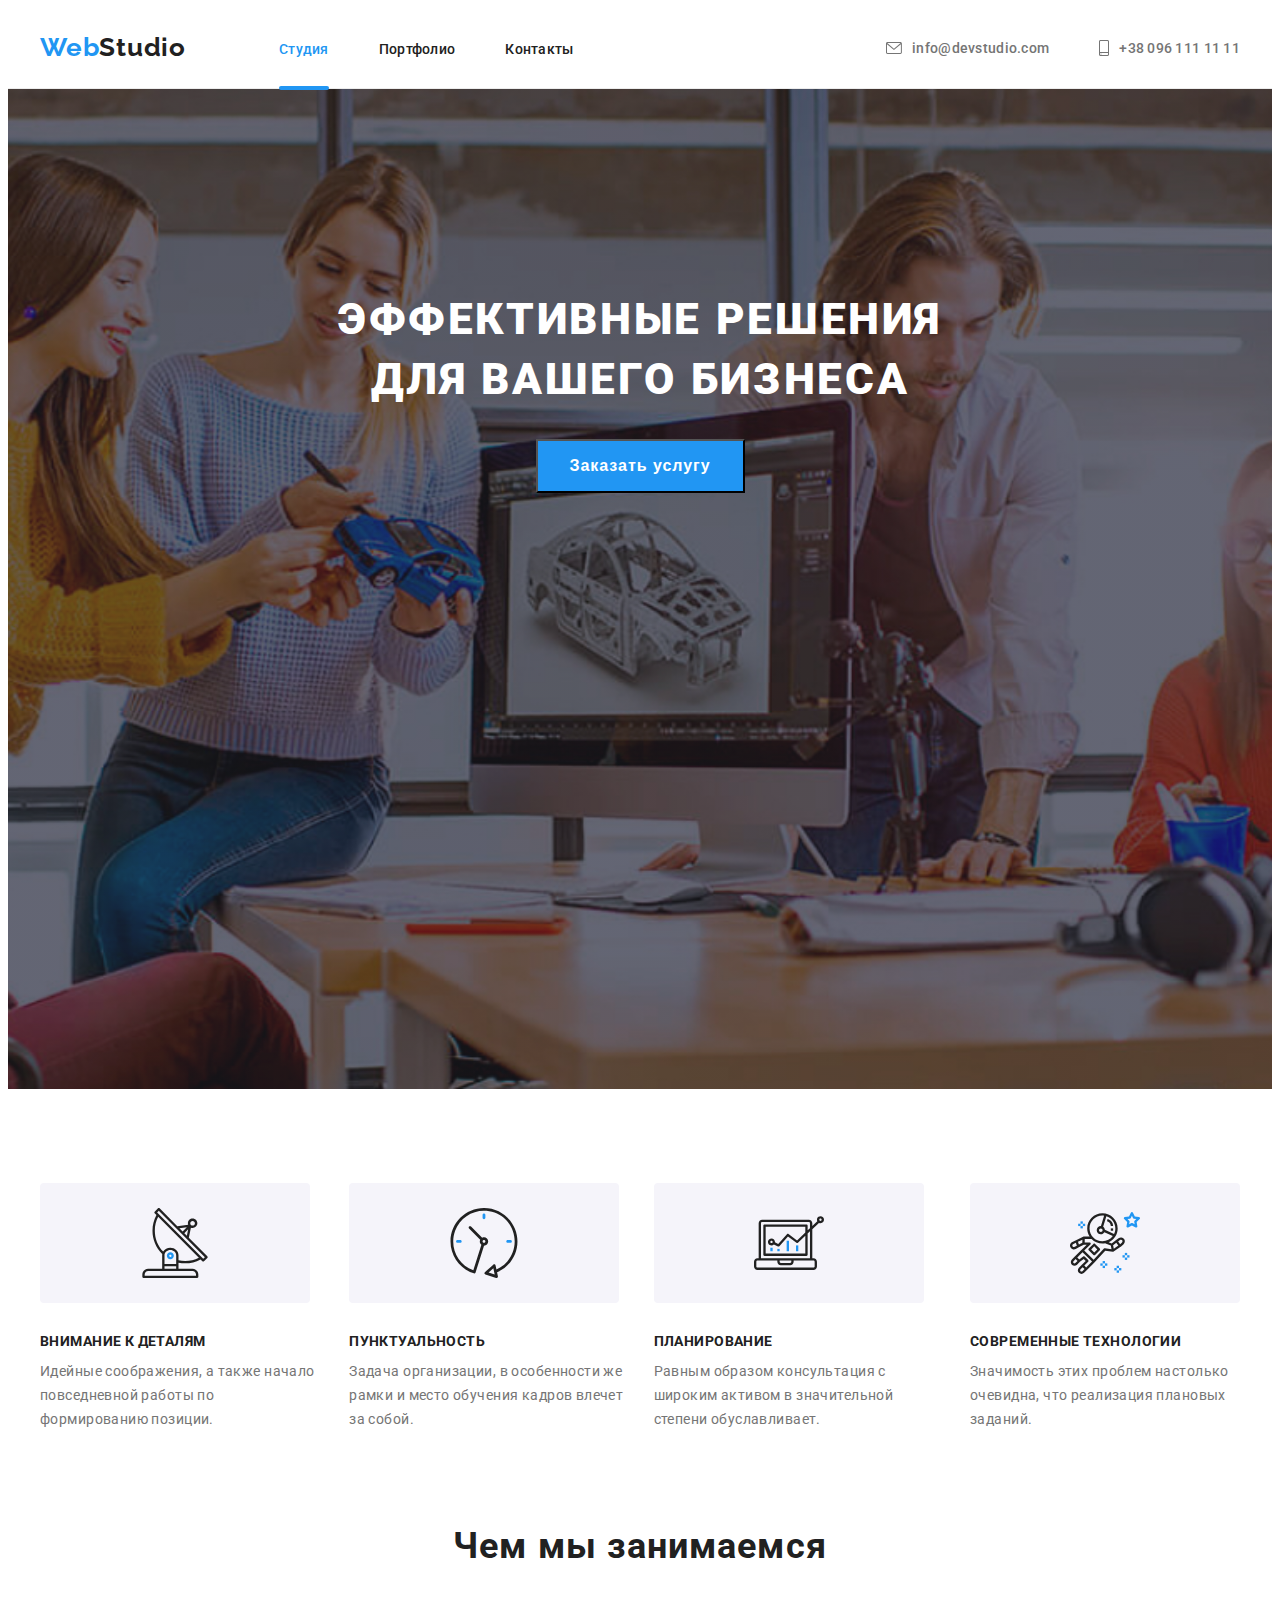
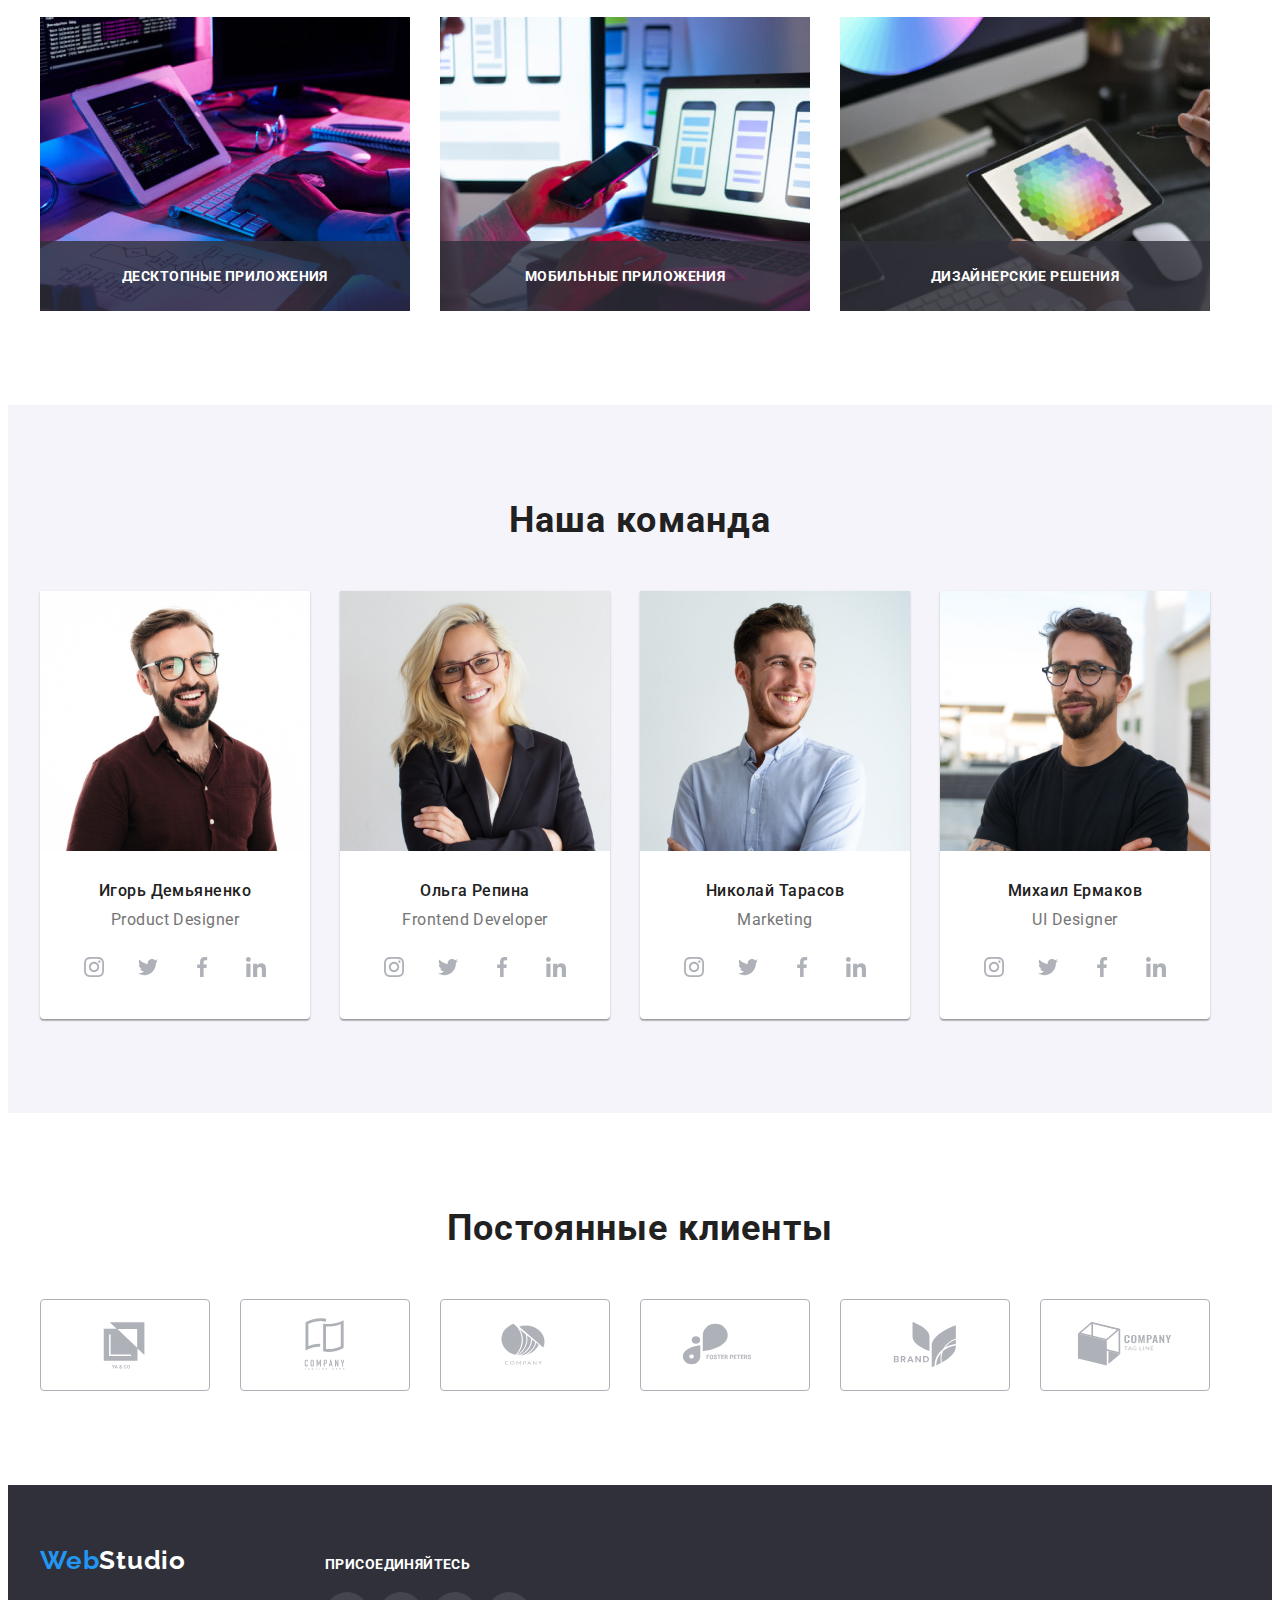
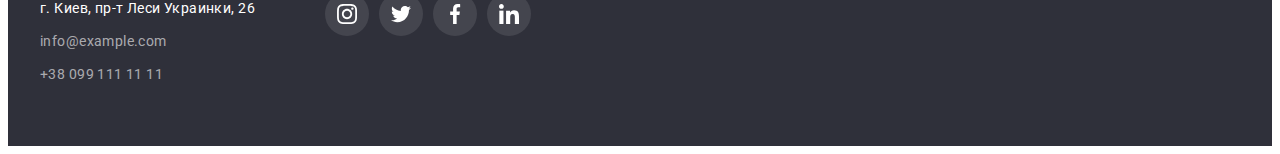
<file: index.html>
<!-- @format -->

<!DOCTYPE html>
<html lang="ru">
  <head>
    <meta charset="UTF-8" />
    <meta http-equiv="X-UA-Compatible" content="IE=edge" />
    <meta name="viewport" content="width=device-width, initial-scale=1.0" />
    <title>Студия</title>
    <link rel="preconnect" href="https://fonts.googleapis.com" />
    <link rel="preconnect" href="https://fonts.gstatic.com" crossorigin />
    <link
      href="https://fonts.googleapis.com/css2?family=Raleway:wght@700&family=Roboto:wght@400;500;700;900&display=swap"
      rel="stylesheet"
    />
    <link
      rel="stylesheet"
      href="https://cdnjs.cloudflare.com/ajax/libs/modern-normalize/1.1.0/modern-normalize.min.css"
      integrity="sha512-wpPYUAdjBVSE4KJnH1VR1HeZfpl1ub8YT/NKx4PuQ5NmX2tKuGu6U/JRp5y+Y8XG2tV+wKQpNHVUX03MfMFn9Q=="
      crossorigin="anonymous"
      referrerpolicy="no-referrer"
    />
    <link rel="stylesheet" href="./css/styles.css" />
  </head>

  <body>
    <header class="header">
      <div class="container container-header">
        <nav class="nav-header">
          <a href="/" class="name-logo logo-link logo-header"
            >Web<span class="name-studio">Studio</span></a
          >
          <ul class="nav-list">
            <li class="nav-list-item current-item">
              <a href="" class="current nav-link">Студия</a>
            </li>
            <li class="nav-list-item">
              <a href="portfolio.html" class="nav-link">Портфолио</a>
            </li>
            <li class="nav-list-item">
              <a href="" class="nav-link">Контакты</a>
            </li>
          </ul>
        </nav>

        <ul class="contacts-list">
          <li class="contacts-email">
            <a href="mailto:info@devstudio.com" class="contacts-link">
              <svg class="contacts-icon" width="16" height="12"> <use href="images/symbol-defs-orig.svg#envelope"></use></svg>
              info@devstudio.com</a>
          </li>
          <li class="contacts-phone">
            <a href="tel:+380961111111" class="contacts-link">
              <svg class="contacts-icon" width="10" height="16"> <use href="images/symbol-defs-orig.svg#smartphone"></use></svg>
              +38 096 111 11 11</a>
          </li>
        </ul>
      </div>
    </header>

    <main>
      <!--sectionhero-->
      <section class="hero">
        <div class="container">
          <h1 class="hero-title">
            Эффективные решения <br />
            для вашего бизнеса
          </h1>
          <button type="button" class="button-hero" data-modal-open>Заказать услугу</button>
        </div>

        <!--backdrop-->

        <div class="backdrop is-hidden" data-modal>
          <div class="modal">
            <button class="button-modal" data-modal-close>
              <svg class="icon-modal" width="18" height="18">
                <use  href="images/symbol-defs-orig.svg#close"></use>
              </svg>
            </button>
          </div>
        </div>
      </section>
    

      <!--sectionadvantage-->
      <section class="section">
        <div class="container">
          <h2 class="section-title advantage">Наши преимущества</h2>
          <ul class="advantage-list">
            <li class="advantage-item">
              <div class="advantage-block-icon">
              <svg class="advantage-icon" width="70" height="70"><use href="images/symbol-defs-orig.svg#antenna"></use></svg>
            </div>
              <h3 class="advantage-title">Внимание к деталям</h3>
              <p class="advantage-description">
                Идейные соображения, а также начало повседневной работы по
                формированию позиции.
              </p>
            </li>
            <li class="advantage-item">
              <div class="advantage-block-icon">
              <svg class="advantage-icon" width="70" height="70"><use href="images/symbol-defs-orig.svg#clock"></use></svg>
            </div>
              <h3 class="advantage-title">Пунктуальность</h3>
              <p class="advantage-description">
                Задача организации, в особенности же рамки и место обучения
                кадров влечет за собой.
              </p>
            </li>
            <li class="advantage-item">
              <div class="advantage-block-icon">
              <svg class="advantage-icon" width="70" height="70"><use href="images/symbol-defs-orig.svg#diagram"></use></svg>
            </div>
              <h3 class="advantage-title">Планирование</h3>
              <p class="advantage-description">
                Равным образом консультация с широким активом в значительной
                степени обуславливает.
              </p>
            </li>
            <li class="advantage-item">
              <div class="advantage-block-icon">
              <svg class="advantage-icon" width="70" height="70"><use href="images/symbol-defs-orig.svg#astronaut"></use></svg>
            </div>
              <h3 class="advantage-title">Современные технологии</h3>
              <p class="advantage-description">
                Значимость этих проблем настолько очевидна, что реализация
                плановых заданий.
              </p>
            </li>
          </ul>
        </div>
      </section>

      <!--sectionwhatwedo-->
      <section class="section img-section">
        <div class="container">
          <h2 class="section-title">Чем мы занимаемся</h2>
          <ul class="img-list">
            <li class="img-item">
              <img 
                src="images/box1.jpg"
                alt="веб дизайн"
                width="370"
                height="294"
              />
              <div class="block-text">
              <p class="text-img">Десктопные приложения</p>
            </div>
            </li>
            <li class="img-item">
              <img
                src="images/box2.jpg"
                alt="разработка мобильных приложений"
                width="370"
                height="294"
              />
              <div class="block-text">
                <p class="text-img">Мобильные приложения</p>
              </div>
            </li>
            <li class="img-item">
              <img
                src="images/box3.jpg"
                alt="создание и разработка сайтов"
                width="370"
                height="294"
              />
              <div class="block-text">
                <p class="text-img">Дизайнерские решения</p>
              </div>
            </li>
          </ul>
        </div>
      </section>

      <!--sectionteam-->
      <section class="section section-team">
        <div class="container">
          <h2 class="section-title">Наша команда</h2>
          <ul class="team-list">
            <li class="team-item">
                <img
                  class="team-img"
                  src="images/teamcard1.jpg"
                  alt="Игорь Демьяненко"
                  width="270"
                  height="260"
                />
                <div class="team-subtitile">
                <h3 class="team-title">Игорь Демьяненко</h3>
                <p class="team-description">Product Designer</p>
                <ul class="social-icon-list">
                  <li class="social-icon-item">
                    <a href="" class="social-link">
                    <svg class="social-icon" width="20" height="20"><use href="images/symbol-defs-orig.svg#instagram"></use></svg>
                  </a>
                  </li>
                  <li class="social-icon-item">
                    <a href="" class="social-link">
                    <svg class="social-icon" width="20" height="20"><use href="images/symbol-defs-orig.svg#twitter"></use></svg>
                  </a>
                  </li>
                  <li class="social-icon-item">
                    <a href="" class="social-link">
                    <svg class="social-icon" width="20" height="20"><use href="images/symbol-defs-orig.svg#facebook"></use></svg>
                  </a>
                  </li>
                  <li class="social-icon-item">
                    <a href="" class="social-link">
                    <svg class="social-icon" width="20" height="20"><use href="images/symbol-defs-orig.svg#linkedin"></use></svg>
                  </a>
                  </li>
                </ul>
              </div>
            </li>

            <li class="team-item">
                <img
                  class="team-img"
                  src="images/teamcard2.jpg"
                  alt="Ольга Репина"
                  width="270"
                  height="260"
                />
                <div class="team-subtitile">
                <h3 class="team-title">Ольга Репина</h3>
                <p class="team-description">Frontend Developer</p>
                <ul class="social-icon-list">
                  <li class="social-icon-item">
                    <a href="" class="social-link">
                    <svg class="social-icon" width="20" height="20"><use href="images/symbol-defs-orig.svg#instagram"></use></svg>
                  </a>
                  </li>
                  <li class="social-icon-item">
                    <a href="" class="social-link">
                    <svg class="social-icon" width="20" height="20"><use href="images/symbol-defs-orig.svg#twitter"></use></svg>
                  </a>
                  </li>
                  <li class="social-icon-item">
                    <a href="" class="social-link">
                    <svg class="social-icon" width="20" height="20"><use href="images/symbol-defs-orig.svg#facebook"></use></svg>
                  </a>
                  </li>
                  <li class="social-icon-item">
                    <a href="" class="social-link">
                    <svg class="social-icon" width="20" height="20"><use href="images/symbol-defs-orig.svg#linkedin"></use></svg>
                  </a>
                  </li>
                </ul>
              </div>
            </li>

            <li class="team-item">
                <img
                  class="team-img"
                  src="images/teamcard3.jpg"
                  alt="Николай Тарасов"
                  width="270"
                  height="260"
                />
                <div class="team-subtitile">
                <h3 class="team-title">Николай Тарасов</h3>
                <p class="team-description">Marketing</p>
                <ul class="social-icon-list">
                  <li class="social-icon-item">
                    <a href="" class="social-link">
                    <svg class="social-icon" width="20" height="20"><use href="images/symbol-defs-orig.svg#instagram"></use></svg>
                  </a>
                  </li>
                  <li class="social-icon-item">
                    <a href="" class="social-link">
                    <svg class="social-icon" width="20" height="20"><use href="images/symbol-defs-orig.svg#twitter"></use></svg>
                  </a>
                  </li>
                  <li class="social-icon-item">
                    <a href="" class="social-link">
                    <svg class="social-icon" width="20" height="20"><use href="images/symbol-defs-orig.svg#facebook"></use></svg>
                  </a>
                  </li>
                  <li class="social-icon-item">
                    <a href="" class="social-link">
                    <svg class="social-icon" width="20" height="20"><use href="images/symbol-defs-orig.svg#linkedin"></use></svg>
                  </a>
                  </li>
                </ul>
              </div>
            </li>

            <li class="team-item">
                <img
                  class="team-img"
                  src="images/teamcard4.jpg"
                  alt="Михаил Ермаков"
                  width="270"
                  height="260"
                />
                <div class="team-subtitile">
                <h3 class="team-title">Михаил Ермаков</h3>
                <p class="team-description">UI Designer</p>
                <ul class="social-icon-list">
                  <li class="social-icon-item">
                    <a href="" class="social-link">
                    <svg class="social-icon" width="20" height="20"><use href="images/symbol-defs-orig.svg#instagram"></use></svg>
                  </a>
                  </li>
                  <li class="social-icon-item">
                    <a href="" class="social-link">
                    <svg class="social-icon" width="20" height="20"><use href="images/symbol-defs-orig.svg#twitter"></use></svg>
                  </a>
                  </li>
                  <li class="social-icon-item">
                    <a href="" class="social-link">
                    <svg class="social-icon" width="20" height="20"><use href="images/symbol-defs-orig.svg#facebook"></use></svg>
                  </a>
                  </li>
                  <li class="social-icon-item">
                    <a href="" class="social-link">
                    <svg class="social-icon" width="20" height="20"><use href="images/symbol-defs-orig.svg#linkedin"></use></svg>
                  </a>
                  </li>
                </ul>
              </div>
            </li>
          </ul>
        </div>
      </section>
    </main>

    <!--clients-->
    <section class="section">
      <div class="container">
        <h2 class="section-title">Постоянные клиенты</h2>  
        <ul class="client-list">
          <li class="client-item">
            <a href="" class="client-link">
             <svg class="client-icon" width="106" height="60">  <use href="images/symbol-defs-orig.svg#logo"> </use> </svg>
            </a>
          </li>
          <li class="client-item">
            <a href="" class="client-link">
              <svg class="client-icon" width="106" height="60">  <use  href="images/symbol-defs-orig.svg#logo-1"> </use> </svg>
            </a>
          </li>
          <li class="client-item">
            <a href="" class="client-link">
              <svg class="client-icon" width="106" height="60">  <use  href="images/symbol-defs-orig.svg#logo-2"> </use> </svg>
            </a>
          </li>
          <li class="client-item">
            <a href="" class="client-link">
              <svg class="client-icon" width="106" height="60">  <use  href="images/symbol-defs-orig.svg#logo-3"> </use> </svg>
            </a>
          </li>
          <li class="client-item">
            <a href="" class="client-link">
              <svg class="client-icon" width="106" height="60">  <use  href="images/symbol-defs-orig.svg#logo-4"> </use> </svg>
            </a>
          </li>
          <li class="client-item">
            <a href="" class="client-link">
              <svg class="client-icon" width="106" height="60">  <use  href="images/symbol-defs-orig.svg#logo-5"> </use> </svg>
            </a>
          </li>
        </ul>
        </div>
        </section>

    <footer class="footer">
      <div class="container footer-container">
        <div class="block-address">
        <a href="/" class="name-logo footer-logo"
          >Web<span class="studio">Studio</span></a>
          
        <address class="address">
          <ul class="address-list">
            <li class="address-item">
              <a href="https://goo.gl/maps/V4Cm6WzRBC5eiZp59" class="location"
                >г. Киев, пр-т Леси Украинки, 26</a
              >
            </li>
            <li class="address-item">
              <a href="mailto:info@example.com" class="mail"
                >info@example.com</a
              >
            </li>
            <li class="address-item">
              <a href="tel:+380991111111" class="phone">+38 099 111 11 11</a>
            </li>
          </ul>
        </address>
        </div>

        <div class="social-block">
        <p class="footer-text">присоединяйтесь</p>

        <ul class="social-icon-list">
          <li class="social-icon-item">
            <a href="" class="social-link footer-social-link">
            <svg class="social-icon footer-icon" width="20" height="20"><use href="images/symbol-defs-orig.svg#instagram"></use></svg>
          </a>
          </li>
          <li class="social-icon-item">
            <a href="" class="social-link footer-social-link">
            <svg class="social-icon footer-icon" width="20" height="20"><use href="images/symbol-defs-orig.svg#twitter"></use></svg>
          </a>
          </li>
          <li class="social-icon-item">
            <a href="" class="social-link footer-social-link">
            <svg class="social-icon footer-icon" width="20" height="20"><use href="images/symbol-defs-orig.svg#facebook"></use></svg>
          </a>
          </li>
          <li class="social-icon-item">
            <a href="" class="social-link footer-social-link">
            <svg class="social-icon footer-icon" width="20" height="20"><use href="images/symbol-defs-orig.svg#linkedin"></use></svg>
          </a>
          </li>
        </ul>
      </div>
      </div>
    </footer>
    <script src="./js/modal.js"></script>
  </body>
</html>
</file>
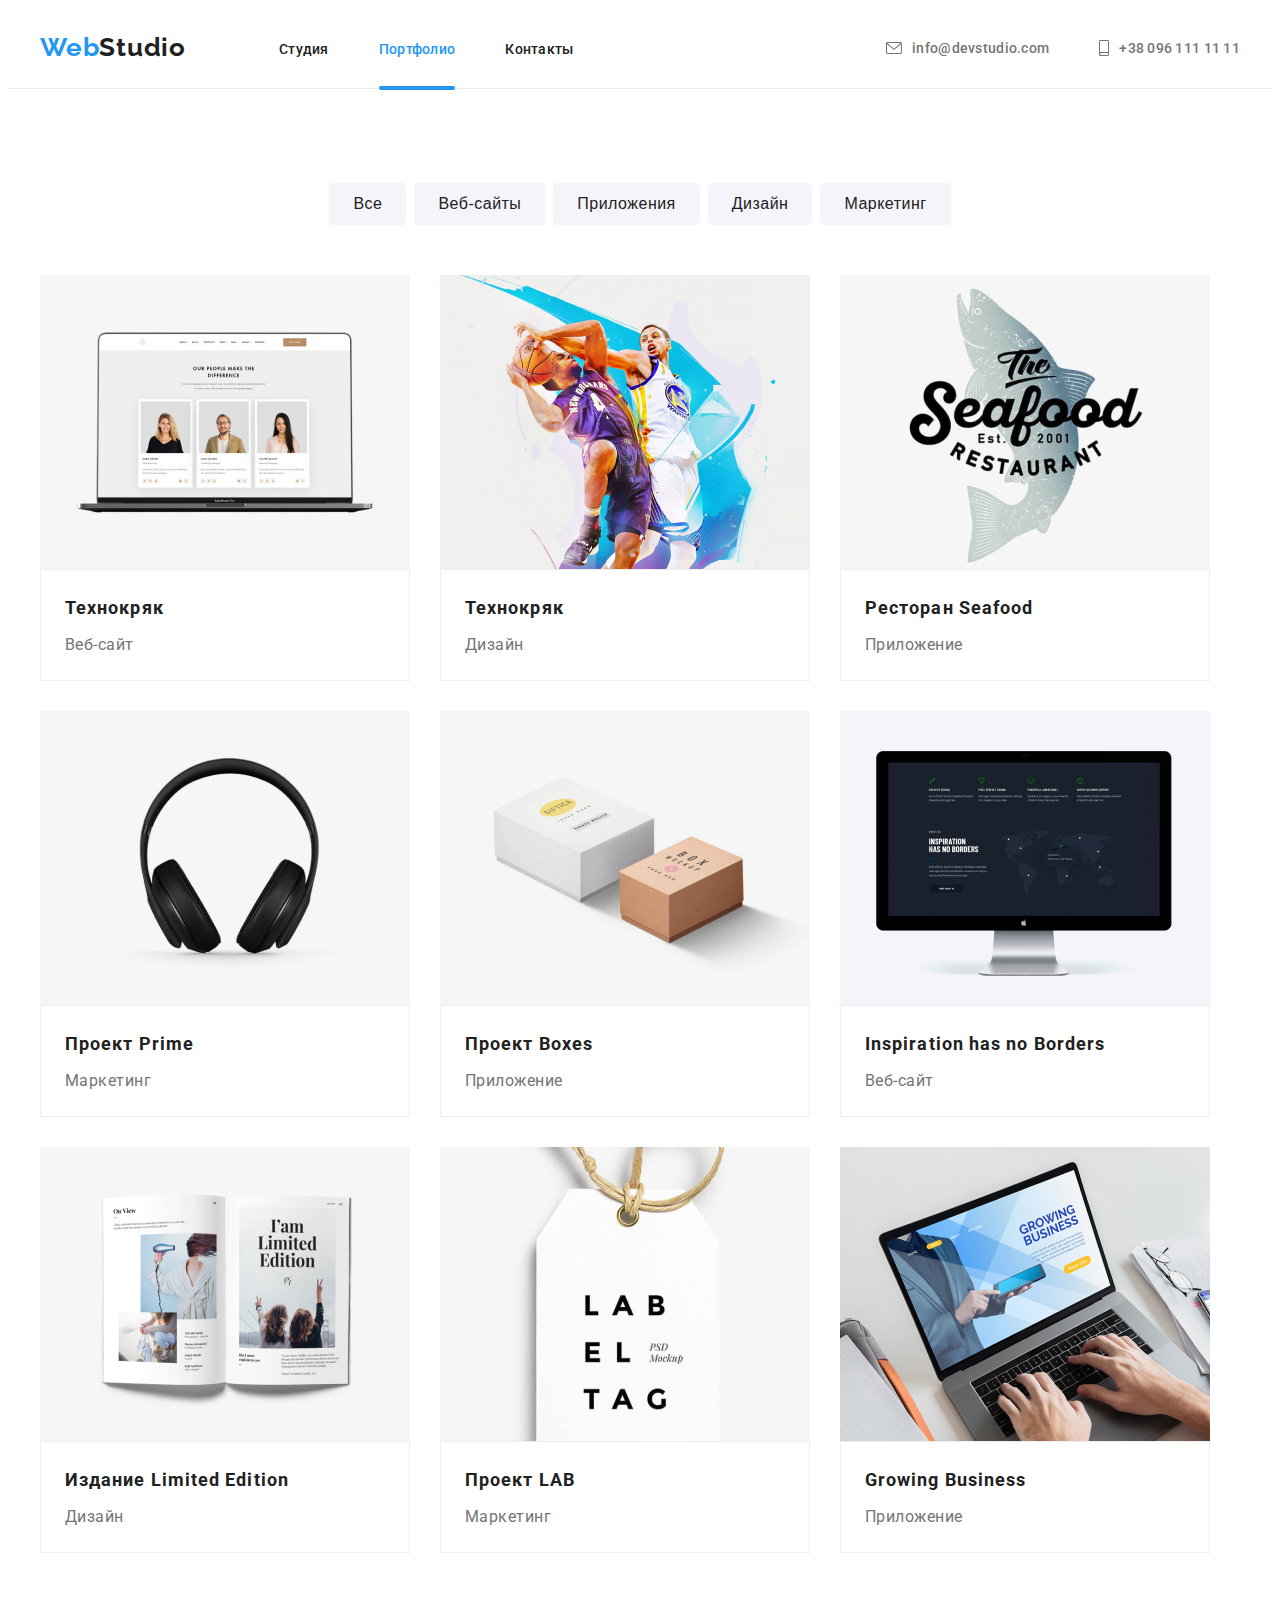
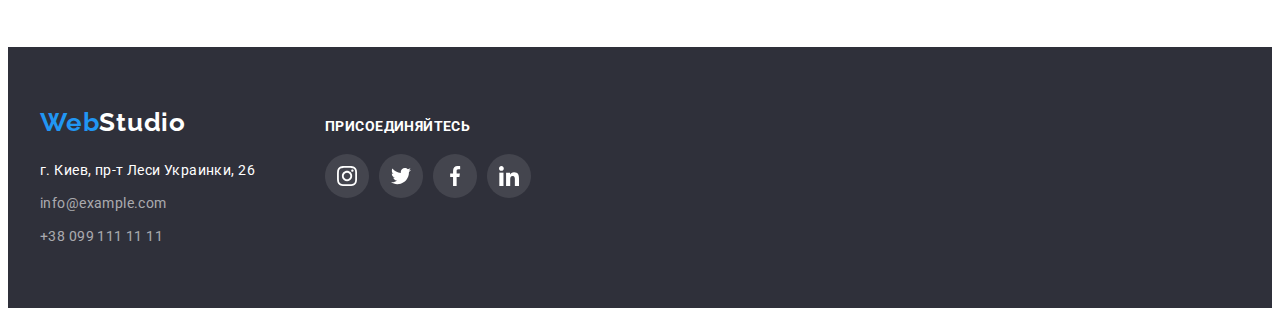
<file: portfolio.html>
<!-- @format -->

<!DOCTYPE html>
<html lang="ru">
  <head>
    <meta charset="UTF-8" />
    <meta http-equiv="X-UA-Compatible" content="IE=edge" />
    <meta name="viewport" content="width=device-width, initial-scale=1.0" />
    <title>Студия</title>
    <link rel="preconnect" href="https://fonts.googleapis.com" />
    <link rel="preconnect" href="https://fonts.gstatic.com" crossorigin />
    <link
      href="https://fonts.googleapis.com/css2?family=Raleway:wght@700&family=Roboto:wght@400;500;700;900&display=swap"
      rel="stylesheet"
    />
    <link
      rel="stylesheet"
      href="https://cdnjs.cloudflare.com/ajax/libs/modern-normalize/1.1.0/modern-normalize.min.css"
      integrity="sha512-wpPYUAdjBVSE4KJnH1VR1HeZfpl1ub8YT/NKx4PuQ5NmX2tKuGu6U/JRp5y+Y8XG2tV+wKQpNHVUX03MfMFn9Q=="
      crossorigin="anonymous"
      referrerpolicy="no-referrer"
    />
    <link rel="stylesheet" href="./css/styles.css" />
  </head>

  <body>
    <header class="header">
      <div class="container container-header">
        <nav class="nav-header">
          <a href="/" class="name-logo logo-link logo-header"
            >Web<span class="name-studio">Studio</span></a
          >
          <ul class="nav-list">
            <li class="nav-list-item">
              <a href="index.html" class="nav-link">Студия</a>
            </li>
            <li class="nav-list-item">
              <a href="portfolio.html" class=" current nav-link">Портфолио</a>
            </li>
            <li class="nav-list-item">
              <a href="" class="nav-link">Контакты</a>
            </li>
          </ul>
        </nav>

        <ul class="contacts-list">
          <li class="contacts-email">
            <a href="mailto:info@devstudio.com" class="contacts-link">
              <svg class="contacts-icon" width="16" height="12"> <use href="images/symbol-defs-orig.svg#envelope"></use></svg>
              info@devstudio.com</a>
          </li>
          <li class="contacts-phone">
            <a href="tel:+380961111111" class="contacts-link">
              <svg class="contacts-icon" width="10" height="16"> <use href="images/symbol-defs-orig.svg#smartphone"></use></svg>
              +38 096 111 11 11</a>
          </li>
        </ul>
      </div>
    </header>

    <main class="projects">
      <section class="section">
        <div class="container">
          <h1 class="projects-title">Проекты</h1>
            <ul class="button-filter-list">
              <li class="button-filter">
                <button type="button" class="filter-link">Все</button>
              </li>
              <li class="button-filter">
                <button type="button" class="filter-link">Веб-сайты</button>
              </li>
              <li class="button-filter">
                <button type="button" class="filter-link">Приложения</button>
              </li>
              <li class="button-filter">
                <button type="button" class="filter-link">Дизайн</button>
              </li>
              <li class="button-filter">
                <button type="button" class="filter-link">Маркетинг</button>
              </li>
            </ul>
          
          <ul class="projects-list">
            <li class="projects-item">
              <a href="" class="project-link">
                <div class="project-block">
                <img
                  src="images/project1.jpg"
                  alt="Веб-сайт"
                  width="370"
                  height="298"
                  class="project-img"
                />
                <p class="textover-img">Технокряк это современная площадка распространения коронавируса. Компании используют эту платформу для цифрового шпионажа и атак на защищённые сервера конкурентов</p>
              </div>
                <div class="project-subtitle">
                  <h2 class="project-title">Технокряк</h2>
                  <p class="project-text">Веб-сайт</p>
                </div>
              </a>
            </li>
            <li class="projects-item">
              <a href="" class="project-link">
                <div class="project-block">
                <img
                  src="images/project2.jpg"
                  alt="Дизайн"
                  width="370"
                  height="298"
                  class="project-img"
                />
                <p class="textover-img">Технокряк это современная площадка распространения коронавируса. Компании используют эту платформу для цифрового шпионажа и атак на защищённые сервера конкурентов</p>
              </div>
                <div class="project-subtitle">
                  <h2 class="project-title">Технокряк</h2>
                  <p class="project-text">Дизайн</p>
                </div>
              </a>
            </li>
            <li class="projects-item">
              <a href="" class="project-link">
                <div class="project-block">
                <img
                  src="images/project3.jpg"
                  alt="Приложение"
                  width="370"
                  height="298"
                  class="project-img"
                />
                <p class="textover-img">Технокряк это современная площадка распространения коронавируса. Компании используют эту платформу для цифрового шпионажа и атак на защищённые сервера конкурентов</p>
              </div>
                <div class="project-subtitle">
                  <h2 class="project-title">Ресторан Seafood</h2>
                  <p class="project-text">Приложение</p>
                </div>
              </a>
            </li>
            <li class="projects-item">
              <a href="" class="project-link">
                <div class="project-block">
                <img
                  src="images/project4.jpg"
                  alt="Маркетинг"
                  width="370"
                  height="298"
                  class="project-img"
                />
                <p class="textover-img">Технокряк это современная площадка распространения коронавируса. Компании используют эту платформу для цифрового шпионажа и атак на защищённые сервера конкурентов</p>
              </div>
                <div class="project-subtitle">
                  <h2 class="project-title">Проект Prime</h2>
                  <p class="project-text">Маркетинг</p>
                </div>
              </a>
            </li>
            <li class="projects-item">
              <a href="" class="project-link">
                <div class="project-block">
                <img
                  src="images/project5.jpg"
                  alt="Приложение"
                  width="370"
                  height="298"
                  class="project-img"
                />
                <p class="textover-img">Технокряк это современная площадка распространения коронавируса. Компании используют эту платформу для цифрового шпионажа и атак на защищённые сервера конкурентов</p>
              </div>
                <div class="project-subtitle">
                  <h2 class="project-title">Проект Boxes</h2>
                  <p class="project-text">Приложение</p>
                </div>
              </a>
            </li>
            <li class="projects-item">
              <a href="" class="project-link">
                <div class="project-block">
                <img
                  src="images/project6.jpg"
                  alt="Веб-сайт"
                  width="370"
                  height="298"
                  class="project-img"
                />
                <p class="textover-img">Технокряк это современная площадка распространения коронавируса. Компании используют эту платформу для цифрового шпионажа и атак на защищённые сервера конкурентов</p>
              </div>
                <div class="project-subtitle">
                  <h2 class="project-title">Inspiration has no Borders</h2>
                  <p class="project-text">Веб-сайт</p>
                </div>
              </a>
            </li>
            <li class="projects-item">
              <a href="" class="project-link">
                <div class="project-block">
                <img
                  src="images/project7.jpg"
                  alt="Дизайн"
                  width="370"
                  height="298"
                  class="project-img"
                />
                <p class="textover-img">Технокряк это современная площадка распространения коронавируса. Компании используют эту платформу для цифрового шпионажа и атак на защищённые сервера конкурентов</p>
              </div>
                <div class="project-subtitle">
                  <h2 class="project-title">Издание Limited Edition</h2>
                  <p class="project-text">Дизайн</p>
                </div>
              </a>
            </li>
            <li class="projects-item">
              <a href="" class="project-link">
                <div class="project-block">
                <img
                  src="images/project8.jpg"
                  alt="Маркетинг"
                  width="370"
                  height="298"
                  class="project-img"
                />
                <p class="textover-img">Технокряк это современная площадка распространения коронавируса. Компании используют эту платформу для цифрового шпионажа и атак на защищённые сервера конкурентов</p>
              </div>
                <div class="project-subtitle">
                  <h2 class="project-title">Проект LAB</h2>
                  <p class="project-text">Маркетинг</p>
                </div>
              </a>
            </li>
            <li class="projects-item">
              <a href="" class="project-link">
                <div class="project-block">
                <img
                  src="images/project9.jpg"
                  alt="Приложение"
                  width="370"
                  height="298"
                  class="project-img"
                />
                <p class="textover-img">Технокряк это современная площадка распространения коронавируса. Компании используют эту платформу для цифрового шпионажа и атак на защищённые сервера конкурентов</p>
              </div>
                <div class="project-subtitle">
                  <h2 class="project-title">Growing Business</h2>
                  <p class="project-text">Приложение</p>
                </div>
              </a>
            </li>
          </ul>
        </div>
      </section>
    </main>

    <footer class="footer">
      <div class="container footer-container">
        <div class="block-address">
        <a href="/" class="name-logo footer-logo"
          >Web<span class="studio">Studio</span></a>
          
        <address class="address">
          <ul class="address-list">
            <li class="address-item">
              <a href="https://goo.gl/maps/V4Cm6WzRBC5eiZp59" class="location"
                >г. Киев, пр-т Леси Украинки, 26</a
              >
            </li>
            <li class="address-item">
              <a href="mailto:info@example.com" class="mail"
                >info@example.com</a
              >
            </li>
            <li class="address-item">
              <a href="tel:+380991111111" class="phone">+38 099 111 11 11</a>
            </li>
          </ul>
        </address>
        </div>

        <div class="social-block">
        <p class="footer-text">присоединяйтесь</p>

        <ul class="social-icon-list">
          <li class="social-icon-item">
            <a href="" class="social-link footer-social-link">
            <svg class="social-icon footer-icon" width="20" height="20"><use href="images/symbol-defs-orig.svg#instagram"></use></svg>
          </a>
          </li>
          <li class="social-icon-item">
            <a href="" class="social-link footer-social-link">
            <svg class="social-icon footer-icon" width="20" height="20"><use href="images/symbol-defs-orig.svg#twitter"></use></svg>
          </a>
          </li>
          <li class="social-icon-item">
            <a href="" class="social-link footer-social-link">
            <svg class="social-icon footer-icon" width="20" height="20"><use href="images/symbol-defs-orig.svg#facebook"></use></svg>
          </a>
          </li>
          <li class="social-icon-item">
            <a href="" class="social-link footer-social-link">
            <svg class="social-icon footer-icon" width="20" height="20"><use href="images/symbol-defs-orig.svg#linkedin"></use></svg>
          </a>
          </li>
        </ul>
      </div>
      </div>
    </footer>
  </body>
</html>
</file>
<file: css/styles.css>
/** @format */

:root {
  --title-color: #ffffff;
  --main-text-color: #212121;
  --additional-text-color: #757575;
  --button-color: #2196f3;
  --background-color: #ffffff;
  --additional-background-color: #2f303a;
  --button-portfolio: #f5f4fa;
  --portfolio-text-color: #212121;
}

body {
  font-family: Roboto, sans-serif;
}
/*reset and common*/
h1,
h2,
h3,
h4,
h5,
h6,
p {
  margin: 0;
}

a {
  text-decoration: none;
}
ul {
  list-style: none;
  margin: 0;
  padding: 0;
}
button {
  cursor: pointer;
}

img{
  display: inline-block;
  display: block;
  max-width: 100%;
  height: auto;
}

.container {
  width: 1200px;
  padding-left: 15px;
  padding-right: 15px;
  margin: auto;
}
.section {
  padding-top: 94px;
  padding-bottom: 94px;
}

/*header*/

.nav-list-item .current {
  color: var(--button-color);
}
.nav-link,
.contacts-link,
.contacts-link {
  padding-bottom: 32px;
  padding-top: 32px;
}

.nav-link{
  position: relative;
}

.name-logo {
  display: block;
  font-family: Raleway;
  font-weight: bold;
  font-size: 26px;
  line-height: calc(31 / 26);
  letter-spacing: 0.03em;
  color: var(--button-color);
}

.name-studio {
  color: var(--main-text-color);
}

.nav-list,
.contacts-list {
  display: flex;
}

.nav-list {
  display: flex;
  align-items: center;
}
.nav-list-item:not(:last-child) {
  margin-right: 50px;
}

.current::after{
  content: '';
  width: 100%;
  height: 4px;
  border-radius: 2px;
  background-color: #2196F3;
  position: absolute;
  left: 0;
  bottom: -1.5px;
}

.contacts-list{
font-weight: 500;
font-size: 14px;
line-height: 16px;
letter-spacing: 0.02em;
}

.contacts-email {
  margin-right: 50px;
}

.container-header {
  display: flex;
  align-items: center;
  justify-content: space-between;
}

.header{
  background-color: var(--background-color);
  border-bottom: 1px solid #ececec;
}

.logo-link {
  margin-right: 93px;
  padding-top: 24px;
  padding-bottom: 25px;
}

.nav-header {
  display: flex;
}

.nav-link {
  color: var(--main-text-color);
  font-weight: 500;
  font-size: 14px;
  line-height: calc(16 / 14);
  letter-spacing: 0.02em;
  
  transition: color 250ms cubic-bezier(0.4, 0, 0.2, 1);
}
.nav-link:hover,
.nav-link:focus {
  color: var(--button-color);
}

.contacts-link {
  display: flex;
  align-items: center;
  color: var(--additional-text-color);
  text-decoration: none;
  
  transition: color 250ms cubic-bezier(0.4, 0, 0.2, 1);
}

.contacts-link:hover,
.contacts-link:focus {
  color: var(--button-color);
}

.contacts-icon{
  margin-right: 10px;
  fill: currentColor;
}



/*hero*/

.hero {
  padding-top: 200px;
  padding-bottom: 200px;
  text-align: center;
background-color: var(--additional-background-color);
}

section.hero{
  background-image: linear-gradient(rgba(47, 48, 58, 0.4), rgba(47, 48, 58, 0.4)),
  url('../images/background.jpg');
  background-repeat: no-repeat;
  background-size: cover;
  max-width: 1600px;
  margin-left: auto;
  margin-right: auto;
  height: 600px;
  background-position: center;
} 

.hero-title {
  color: var(--title-color);
  font-weight: 900;
  font-size: 44px;
  line-height: calc(60 / 44);
  text-align: center;
  letter-spacing: 0.06em;
  text-transform: uppercase;
  margin-bottom: 30px;
}

.button-hero {
  color: var(--title-color);
  background-color: var(--button-color);
  font-weight: bold;
  font-size: 16px;
  line-height: calc(30 / 16);
  display: inline-block;
  align-items: center;
  text-align: center;
  justify-content: center;
  letter-spacing: 0.06em;
  padding: 10px 32px;
}


/*advantages*/

.section-title.advantage {
  position: absolute;
  white-space: nowrap;
  width: 1px;
  height: 1px;
  overflow: hidden;
  border: 0;
  padding: 0;
  clip: rect(0 0 0 0);
  clip-path: inset(50%);
  margin: -1px;
}

.advantage-list {
  display: flex;
}

.advantage-item:not(:last-child) {
  margin-right: 30px;
}

.advantage-title {
  color: var(--main-text-color);
  font-weight: bold;
  font-size: 14px;
  line-height: calc(16 / 14);
  letter-spacing: 0.03em;
  text-transform: uppercase;
  margin-bottom: 10px;
}

.advantage-description {
  color: var(--additional-text-color);
  font-weight: normal;
  font-size: 14px;
  line-height: calc(24 / 14);
  letter-spacing: 0.03em;
}


.advantage-block-icon{
  background-color: #F5F4FA;
  border-radius: 4px;
  height: 120px;
  width: 270px;
  display: flex;
  align-items: center;
  justify-content: center;
  margin-bottom: 30px;
}

/*--what we do--*/
.img-section{
  padding-top: 0;
}

.img-list {
  display: flex;
}

.img-item:not(:last-child) {
  margin-right: 30px;
}
.img-item{
  position: relative;
}

.section-title {
  color: var(--main-text-color);
  font-weight: bold;
  font-size: 36px;
  line-height: calc(42 / 36);
  text-align: center;
  letter-spacing: 0.03em;
  margin-bottom: 50px;
}

.block-text{
  background: rgba(47, 48, 58, 0.8);
  position: absolute;
  bottom: 0;
  width: 100%;
  height: 70px;
  display: flex;
  align-items: center;
  justify-content: center;
}

.text-img{
  color: var(--title-color);
font-weight: 700;
font-size: 14px;
line-height: calc(16 / 14);
letter-spacing: 0.03em;
text-transform: uppercase;

}

/*--team--*/

.section-team {
  background-color: var(--button-portfolio);
}

.team-list {
  display: flex;
}

.team-item{
  background-color: var(--background-color);
  box-shadow: 0px 1px 3px rgba(0, 0, 0, 0.12), 0px 1px 1px rgba(0, 0, 0, 0.14), 0px 2px 1px rgba(0, 0, 0, 0.2);
border-radius: 0px 0px 4px 4px;
}
.team-item:not(:last-child) {
  margin-right: 30px;
}

.team-title {
  color: var(--main-text-color);
  font-weight: 500;
  font-size: 16px;
  line-height: calc(19 / 16);
  text-align: center;
  letter-spacing: 0.03em;
  margin-bottom: 10px;
}

.team-description {
  color: var(--additional-text-color);
  font-size: 16px;
  line-height: calc(19 / 16);
  text-align: center;
  letter-spacing: 0.03em;
  margin-bottom: 16px;
}
.team-subtitile {
  padding-top: 30px;
  padding-bottom: 30px;
}

.social-icon-list{
  display: flex;
  justify-content: center;
  align-items: center;
}
.social-icon-item+.social-icon-item{
  margin-left: 10px;
}

.social-link:focus,
.social-link:hover{
  background-color: var(--button-color);
}

.social-link{
  border-radius: 50%;
  background-color: var(--background-color);
  width: 44px;
  height: 44px;
  display: flex;
  justify-content: center;
  align-items: center;

  transition: background-color 250ms cubic-bezier(0.4, 0, 0.2, 1);
}

.social-icon{
  fill: #AFB1B8;
  transition: fill 250ms cubic-bezier(0.4, 0, 0.2, 1);
}

.social-link:focus .social-icon,
.social-link:hover .social-icon{
  fill: var(--background-color);
}

/*clients*/

.client-list{
  display: flex;
}

.client-item+ .client-item{
  margin-left: 30px;
}

.client-link{
  display: flex;
  justify-content: center;
  align-items: center;
  width: 170px;
  height: 92px;
  border: 1px solid #AFB1B8;
  box-sizing: border-box;
  border-radius: 4px;
  color: #AFB1B8;
  transition: color 250ms cubic-bezier(0.4, 0, 0.2, 1),
  border-color 250ms cubic-bezier(0.215, 0.610, 0.355, 1);
}

.client-link:focus,
.client-link:hover{
  color: var(--button-color);
  border-color: var(--button-color);
}

.client-icon{
  fill: currentColor;
}

/*footer*/


.footer {
  background-color: #2f303a;
  padding-top: 60px;
  padding-bottom: 60px;
}

.footer-container{
  display: flex;
  align-items: baseline;
}

.footer-logo {
  margin-bottom: 20px;
}
.footer-text{
  font-weight: 700;
  font-size: 14px;
  line-height: calc(16 / 14);
  letter-spacing: 0.03em;
  text-transform: uppercase;
  color: var(--title-color);
  margin-bottom: 20px;
}

.location,
.mail {
  margin-bottom: 9px;
}

.address-item:not(:last-child){
  margin-bottom: 9px;
}

.studio {
  color: var(--title-color);
}
.address {
  font-style: normal;
}
.location,
.mail,
.phone {
  color: var(--title-color);
  font-size: 14px;
  line-height: calc(24 / 14);
  letter-spacing: 0.03em;
}
.mail,
.phone {
  color: rgba(255, 255, 255, 0.6);
  transition: color 250ms cubic-bezier(0.4, 0, 0.2, 1);
}
.phone:focus,
.phone:hover {
  color: var(--button-color);
}

.mail:focus,
.mail:hover {
  color: var(--button-color);
}

.block-address{
  margin-right: 70px;
}

.footer-social-link{
  background-color:rgba(255, 255, 255, 0.1);
  border-radius: 50%;
}

.footer-icon{
  fill: var(--title-color)
}




/*portfolio*/

.projects {
  background-color: var(--background-color);
}

.projects-title{
  position: absolute;
  white-space: nowrap;
  width: 1px;
  height: 1px;
  overflow: hidden;
  border: 0;
  padding: 0;
  clip: rect(0 0 0 0);
  clip-path: inset(50%);
  margin: -1px;
}

.filter-link {
  background-color: var(--button-portfolio);
  color: var(--portfolio-text-color);
  font-weight: 500;
  font-size: 16px;
  line-height: calc(26 / 16);
  text-align: center;
  letter-spacing: 0.03em;
  border-radius: 4px;
  border-color: transparent;
  display: block;
  padding: 6px 22px;
  transition: background-color 250ms cubic-bezier(0.4, 0, 0.2, 1),
  color 250ms cubic-bezier(0.215, 0.610, 0.355, 1),
  box-shadow 250ms cubic-bezier(0.215, 0.610, 0.355, 1);
}

.filter-link:hover,
.filter-link:focus {
  background-color: var(--button-color);
  color: var(--title-color);
  box-shadow: 0px 3px 1px rgba(0, 0, 0, 0.1), 0px 1px 2px rgba(0, 0, 0, 0.08), 0px 2px 2px rgba(0, 0, 0, 0.12);

}

.button-filter-list {
  display: flex;
  justify-content: center;
  margin-bottom: 50px;
}

.button-filter:not(:last-child) {
  margin-right: 8px;
}

.project-title {
  color: var(--portfolio-text-color);
  font-weight: bold;
  font-size: 18px;
  line-height: calc(36 / 18);
  letter-spacing: 0.06em;
  margin-bottom: 4px;
}

.project-text {
  color: var(--additional-text-color);
  font-size: 16px;
  line-height: calc(30 / 16);
  letter-spacing: 0.03em;
}

.project-subtitle {
  padding: 20px 24px;
  border: 1px solid #eeeeee;
}

.projects-item {
  width: 370px;
  margin-right: 30px;
  margin-bottom: 30px;
}

.projects-item:nth-child(3n) {
  margin-right: 0;
}

.projects-item:nth-last-child(-n + 3) {
  margin-bottom: 0;
}

.projects-list {
  display: flex;
  flex-wrap: wrap;
}

.textover-img{
  position: absolute;
  top: 0;
  left: 0;
  color: var(--title-color);
  font-size: 18px;
  line-height: calc(28 / 18);
  letter-spacing: 0.03em;
  background-color: rgba(33, 150, 243, 0.9);
  width: 100%;
  padding: 63px 24px;
  transform: translateY(100%);
  opacity: 0;
  transition: transform 250ms cubic-bezier(0.4, 0, 0.2, 1), 
  opacity 250ms cubic-bezier(0.4, 0, 0.2, 1);
}


.project-block {
  position: relative;
  overflow: hidden;
}

.project-link{
  display: block;
  position: relative;
  transition: box-shadow 250ms cubic-bezier(0.4, 0, 0.2, 1);
}


.project-link:hover .textover-img,
.project-link:focus .textover-img{
  transform: translateY(0);
  opacity: 1;
}

.project-link:hover,
.project-link:focus{
box-shadow: 0px 1px 1px rgba(0, 0, 0, 0.12), 0px 4px 4px rgba(0, 0, 0, 0.06), 1px 4px 6px rgba(0, 0, 0, 0.16);
}

/*backdrop-------------------------------------------------------------------------------*/
.backdrop{
  position: fixed;
  width: 100%;
  height: 100%;
  left: 0px;
  top: 0px;
  background: rgba(0, 0, 0, 0.2);
  z-index: 3;
  opacity: 1;
  transition: opacity 250ms cubic-bezier(0.215, 0.610, 0.355, 1),
  visibility 250ms cubic-bezier(0.215, 0.610, 0.355, 1);
}

.backdrop.is-hidden{
  opacity: 0;
  pointer-events: none;
  visibility:hidden
}

.backdrop.is-hidden .modal{
  transform: translate(-50%, -50%) skewX(-30deg) scale(1.2);
  opacity: 0;
  background-color: gray;
}

.modal{
background-color: var(--background-color);
position: absolute;
top: 50%;
left: 50%;

width: 528px;
height: 581px;
opacity: 1;
box-shadow: 0px 1px 3px rgba(0, 0, 0, 0.12), 0px 1px 1px rgba(0, 0, 0, 0.14), 0px 2px 1px rgba(0, 0, 0, 0.2);
border-radius: 4px;

transform: translate(-50%, -50%) skewX(0deg) scale(1);
transition: transform 250ms cubic-bezier(0.215, 0.610, 0.355, 1),
opacity 250ms cubic-bezier(0.215, 0.610, 0.355, 1),
background-color 250ms cubic-bezier(0.215, 0.610, 0.355, 1);

}

.button-modal{
  position: absolute;
  top: 0;
  right: 0;
  border: 1px solid rgba(0, 0, 0, 0.1);
  border-radius: 50%;
  width: 30px;
  height: 30px;
  display: flex;
  align-items: center;
}
</file>
